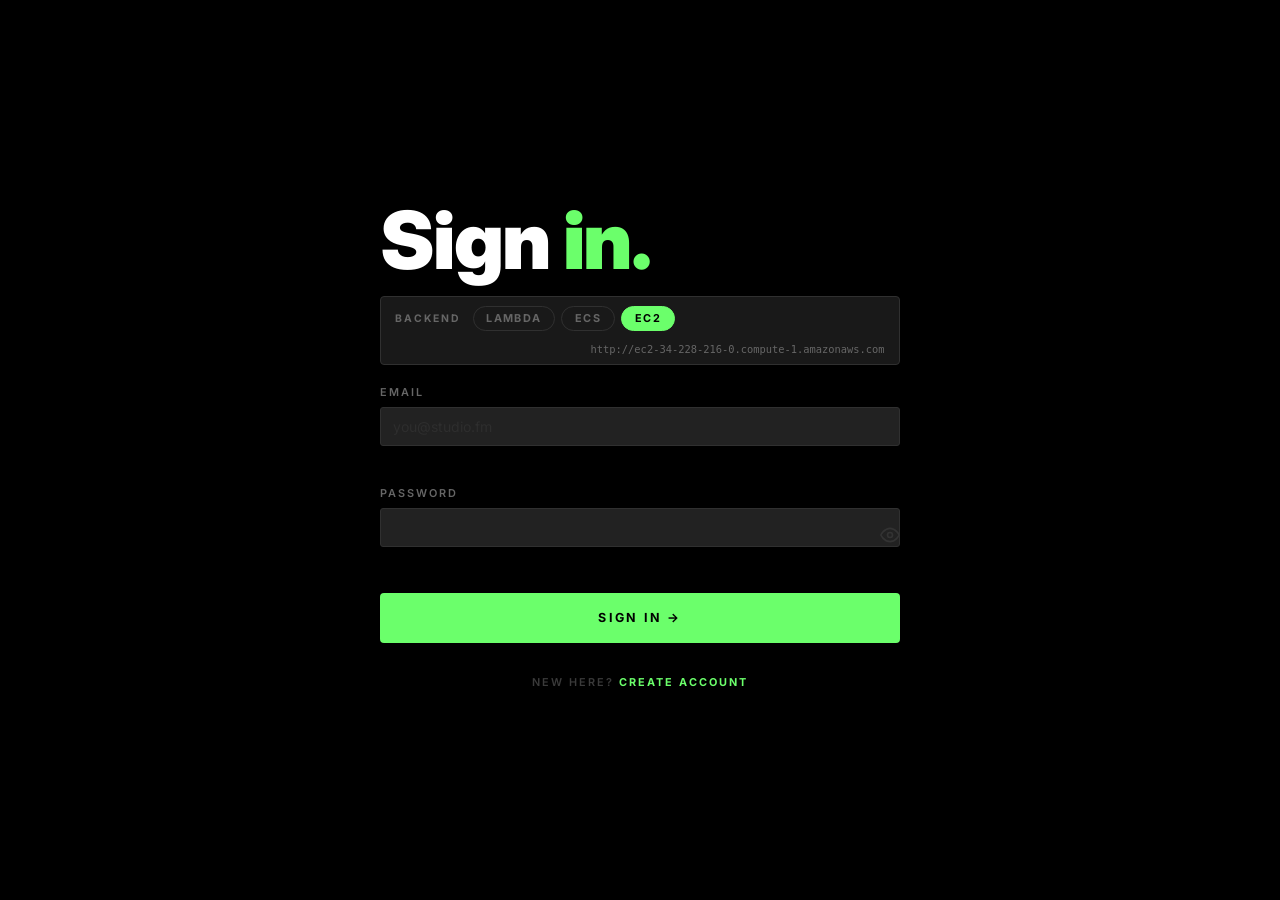
<file: frontend/index.html>
<!doctype html>
<html lang="en">
<head>
  <meta charset="utf-8" />
  <meta name="viewport" content="width=device-width, initial-scale=1" />
  <title>Music — Sign In</title>
  <link rel="preconnect" href="https://fonts.googleapis.com" />
  <link rel="preconnect" href="https://fonts.gstatic.com" crossorigin />
  <link href="https://fonts.googleapis.com/css2?family=Inter:wght@400;500;600;700;900&display=swap" rel="stylesheet" />
  <link rel="stylesheet" href="css/styles.css" />
</head>
<body class="auth-body">
  <main class="auth-layout">
    <div class="auth-panel">

      <h1 class="auth-heading">Sign <span class="auth-accent">in.</span></h1>

      <div class="backend-bar">
        <span class="backend-label">Backend</span>
        <div class="backend-pills" id="backend-pills">
          <button class="pill" data-backend="lambda">Lambda</button>
          <button class="pill" data-backend="ecs">ECS</button>
          <button class="pill" data-backend="ec2">EC2</button>
        </div>
        <span class="backend-url" id="backend-url"></span>
      </div>

      <div id="error" class="error auth-error"></div>

      <form id="login-form" novalidate class="auth-form">

        <div class="auth-field">
          <label for="email" class="auth-label">Email</label>
          <input id="email" name="email" type="email" autocomplete="email"
                 placeholder="you@studio.fm" required class="auth-input" />
        </div>

        <div class="auth-field">
          <label for="password" class="auth-label">Password</label>
          <div class="auth-input-wrap">
            <input id="password" name="password" type="password"
                   autocomplete="current-password" required class="auth-input" />
            <button type="button" class="auth-eye" id="toggle-pw" aria-label="Toggle password visibility">
              <svg width="20" height="20" viewBox="0 0 24 24" fill="none"
                   stroke="currentColor" stroke-width="2" stroke-linecap="round" stroke-linejoin="round">
                <path d="M1 12s4-8 11-8 11 8 11 8-4 8-11 8-11-8-11-8z"/>
                <circle cx="12" cy="12" r="3"/>
              </svg>
            </button>
          </div>
        </div>

        <button type="submit" class="auth-submit">Sign in &rarr;</button>
      </form>

      <p class="auth-switch">New here? <a href="register.html" class="auth-link">Create account</a></p>
    </div>
  </main>

  <script src="js/config.js"></script>
  <script>
    // Backend selector — pick which backend to authenticate against.
    // Wired to the verified window.APP_CONFIG (config.js); setActiveBackend
    // persists the choice and reloads so login.js targets the chosen API.
    (function () {
      const cfg = window.APP_CONFIG;
      const pills = document.getElementById("backend-pills");
      const urlEl = document.getElementById("backend-url");

      function refresh() {
        const active = cfg.getActiveBackend();
        pills.querySelectorAll(".pill").forEach(function (btn) {
          const key = btn.dataset.backend;
          btn.classList.toggle("pill-active", key === active);
          btn.disabled = !cfg.isConfigured(key);
          if (!cfg.isConfigured(key)) {
            btn.title = "URL not configured in js/config.js";
          }
        });
        urlEl.textContent = cfg.BACKENDS[active] || "";
      }

      pills.addEventListener("click", function (e) {
        const btn = e.target.closest(".pill");
        if (!btn || btn.disabled) return;
        cfg.setActiveBackend(btn.dataset.backend);
      });

      refresh();
    })();
  </script>
  <script type="module" src="js/login.js"></script>
  <script>
    document.getElementById("toggle-pw").addEventListener("click", function () {
      var pw = document.getElementById("password");
      pw.type = pw.type === "password" ? "text" : "password";
    });
  </script>
</body>
</html>
</file>
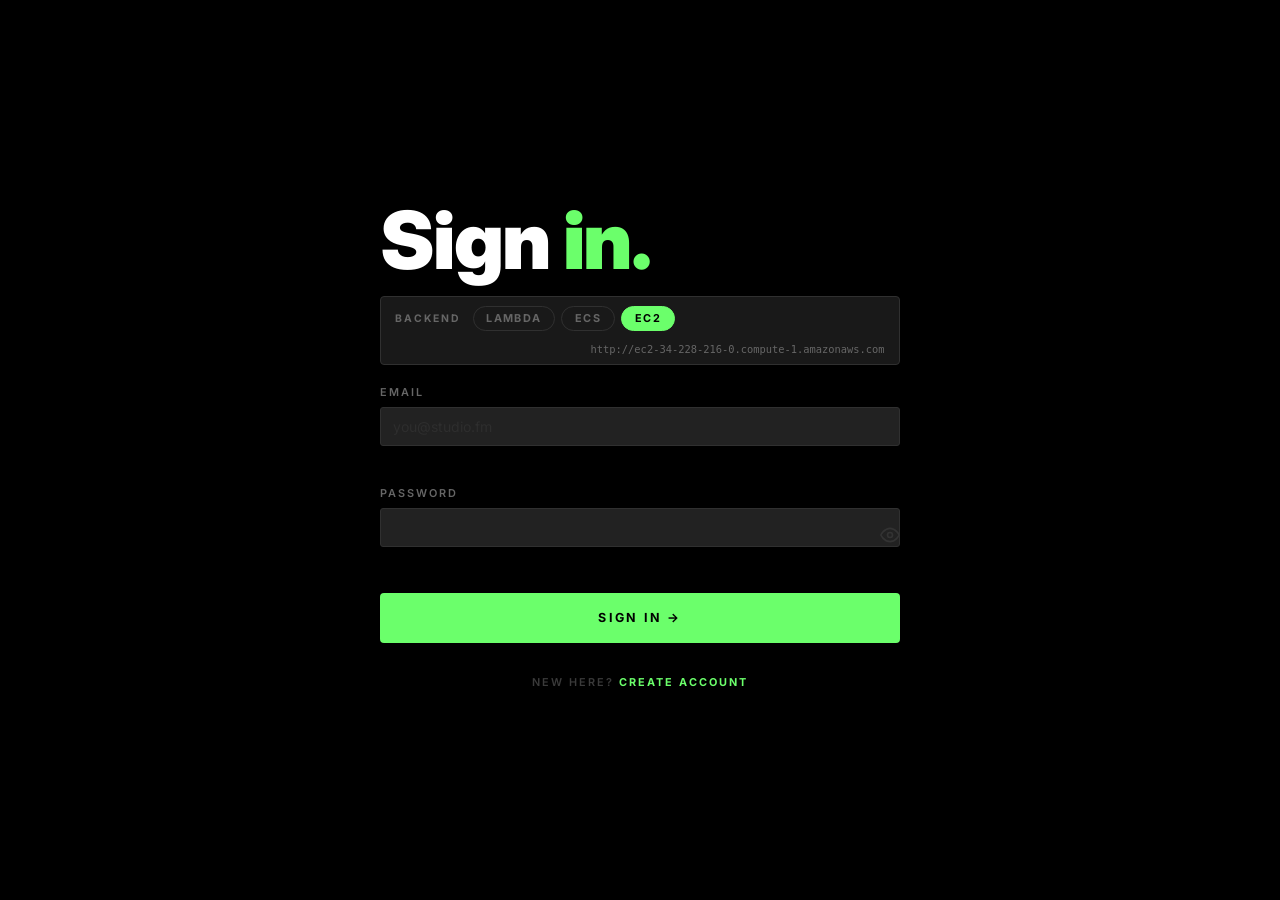
<file: frontend/main.html>
<!doctype html>
<html lang="en">
<head>
  <meta charset="utf-8" />
  <meta name="viewport" content="width=device-width, initial-scale=1" />
  <title>Music — Library</title>
  <link rel="preconnect" href="https://fonts.googleapis.com" />
  <link rel="preconnect" href="https://fonts.gstatic.com" crossorigin />
  <link href="https://fonts.googleapis.com/css2?family=Inter:wght@400;500;600;700;900&display=swap" rel="stylesheet" />
  <link rel="stylesheet" href="css/styles.css" />
</head>
<body>
  <div class="app">

    <header class="topbar">
      <h2>&#9654;&nbsp; Music</h2>
      <div class="topbar-right">
        <span id="user-area"></span>
        <a class="link" href="#" id="logout">Logout &rarr;</a>
      </div>
    </header>

    <!-- Backend switcher -->
    <div class="backend-bar">
      <span class="backend-label">Backend</span>
      <div class="backend-pills" id="backend-pills">
        <button class="pill" data-backend="lambda">Lambda</button>
        <button class="pill" data-backend="ecs">ECS</button>
        <button class="pill" data-backend="ec2">EC2</button>
      </div>
      <span class="backend-url" id="backend-url"></span>
    </div>

    <section class="section" aria-labelledby="subs-h">
      <span class="section-step">— Your Library</span>
      <h3 id="subs-h">Subscriptions</h3>
      <div id="subs" class="song-list"></div>
      <p id="subs-empty" class="empty">No subscriptions yet — search below to add some.</p>
    </section>

    <section class="section" aria-labelledby="query-h">
      <span class="section-step">— Discover</span>
      <h3 id="query-h">Find Music</h3>
      <form id="query-form" novalidate>
        <div class="query-grid">
          <input type="text"   id="title"  placeholder="Title"  />
          <input type="text"   id="artist" placeholder="Artist" />
          <input type="text"   id="album"  placeholder="Album"  />

          <input type="number" id="year" placeholder="Year" min="1900" max="2099" />

        </div>
        <button type="submit">Search &rarr;</button>
        <p class="notice">At least one field required. Multiple fields combine with AND.</p>
      </form>
      <div id="query-error" class="error" style="margin-top:1rem;"></div>
      <div id="results" class="song-list" style="margin-top:1.25rem;"></div>
    </section>

  </div>

  <script src="js/config.js"></script>
  <script>
    // Backend switcher — origin's pill design wired to the verified
    // window.APP_CONFIG (config.js). setActiveBackend persists the
    // choice (api_backend), clears the session token (each backend
    // signs tokens with its own secret) and reloads, so the rest of
    // the page logic (api.js / main.js) stays untouched.
    (function () {
      const cfg = window.APP_CONFIG;
      const pills = document.getElementById("backend-pills");
      const urlEl = document.getElementById("backend-url");

      function refresh() {
        const active = cfg.getActiveBackend();
        pills.querySelectorAll(".pill").forEach(function (btn) {
          const key = btn.dataset.backend;
          btn.classList.toggle("pill-active", key === active);
          btn.disabled = !cfg.isConfigured(key);
          if (!cfg.isConfigured(key)) {
            btn.title = "URL not configured in js/config.js";
          }
        });
        urlEl.textContent = cfg.BACKENDS[active] || "";
      }

      pills.addEventListener("click", function (e) {
        const btn = e.target.closest(".pill");
        if (!btn || btn.disabled) return;
        // setActiveBackend reloads the page; refresh() re-runs on load.
        cfg.setActiveBackend(btn.dataset.backend);
      });

      refresh();
    })();
  </script>
  <script type="module" src="js/main.js"></script>
</body>
</html>
</file>
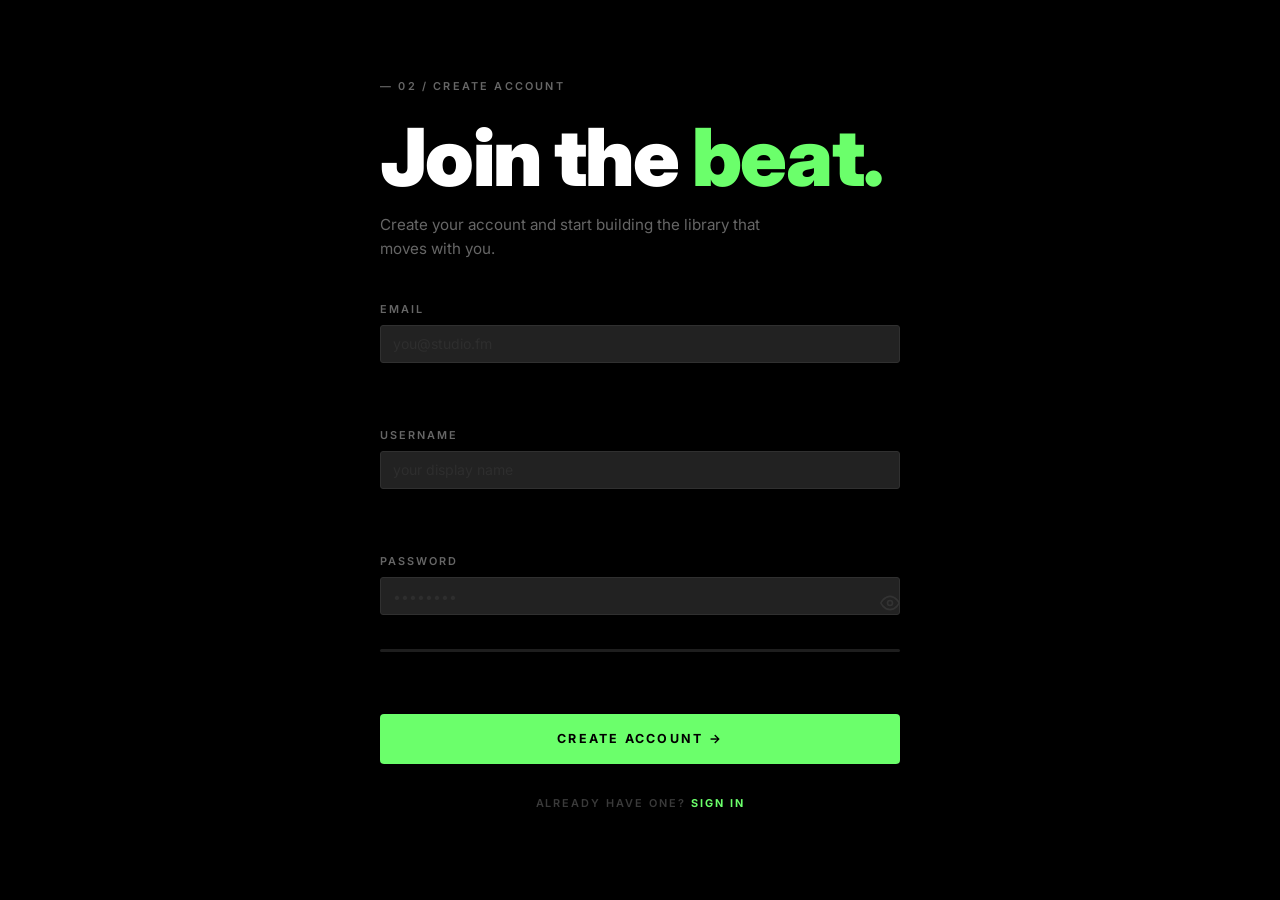
<file: frontend/register.html>
<!doctype html>
<html lang="en">
<head>
  <meta charset="utf-8" />
  <meta name="viewport" content="width=device-width, initial-scale=1" />
  <title>Music — Create Account</title>
  <link rel="preconnect" href="https://fonts.googleapis.com" />
  <link rel="preconnect" href="https://fonts.gstatic.com" crossorigin />
  <link href="https://fonts.googleapis.com/css2?family=Inter:wght@400;500;600;700;900&display=swap" rel="stylesheet" />
  <link rel="stylesheet" href="css/styles.css" />
</head>
<body class="auth-body">
  <main class="auth-layout">
    <div class="auth-panel">

      <span class="auth-step">— 02 / CREATE ACCOUNT</span>

      <h1 class="auth-heading">Join the <span class="auth-accent">beat.</span></h1>
      <p class="auth-sub">Create your account and start building the library that moves with you.</p>

      <div id="error" class="error auth-error"></div>

      <form id="register-form" novalidate class="auth-form">

        <div class="auth-field">
          <label for="email" class="auth-label">Email</label>
          <input id="email" name="email" type="email" autocomplete="email"
                 placeholder="you@studio.fm" required class="auth-input" />
          <span class="auth-field-error" id="email-err"></span>
        </div>

        <div class="auth-field">
          <label for="user_name" class="auth-label">Username</label>
          <input id="user_name" name="user_name" type="text" autocomplete="username"
                 placeholder="your display name" required class="auth-input" />
          <span class="auth-field-error" id="name-err"></span>
        </div>

        <div class="auth-field">
          <label for="password" class="auth-label">Password</label>
          <div class="auth-input-wrap">
            <input id="password" name="password" type="password"
                   autocomplete="new-password" placeholder="••••••••" required class="auth-input" />
            <button type="button" class="auth-eye" id="toggle-pw" aria-label="Toggle password visibility">
              <svg width="20" height="20" viewBox="0 0 24 24" fill="none"
                   stroke="currentColor" stroke-width="2" stroke-linecap="round" stroke-linejoin="round">
                <path d="M1 12s4-8 11-8 11 8 11 8-4 8-11 8-11-8-11-8z"/>
                <circle cx="12" cy="12" r="3"/>
              </svg>
            </button>
          </div>
          <div class="auth-strength">
            <div class="auth-strength-fill" id="pw-strength-fill"></div>
          </div>
          <div class="auth-strength-row">
            <span class="auth-field-error" id="pw-err"></span>
            <span class="auth-strength-label" id="pw-strength-label"></span>
          </div>
        </div>

        <button type="submit" class="auth-submit">CREATE ACCOUNT &rarr;</button>
      </form>

      <p class="auth-switch">ALREADY HAVE ONE? <a href="index.html" class="auth-link">SIGN IN</a></p>
    </div>
  </main>

  <script src="js/config.js"></script>
  <script type="module" src="js/register.js"></script>
  <script>
    document.getElementById("toggle-pw").addEventListener("click", function () {
      var pw = document.getElementById("password");
      pw.type = pw.type === "password" ? "text" : "password";
    });
  </script>
</body>
</html>
</file>
<file: frontend/css/styles.css>
@import url('https://fonts.googleapis.com/css2?family=Inter:wght@400;500;600;700;900&display=swap');

:root {
  --bg:          #000;
  --surface:     #191919;
  --surface-2:   #222;
  --border:      #303030;
  --border-2:    #444;
  --text:        #fff;
  --muted:       #666;
  --muted-2:     #3a3a3a;
  --green:       #6bff6b;
  --green-hover: #52f552;
  --danger:      #ff4545;
}

* { box-sizing: border-box; }

body {
  margin: 0;
  font-family: "Inter", -apple-system, BlinkMacSystemFont, "Segoe UI", sans-serif;
  background: var(--bg);
  color: var(--text);
  min-height: 100vh;
}

/* =========================================================
   Shared utilities
   ========================================================= */

.error {
  background: rgba(255,69,69,0.08);
  border: 1px solid rgba(255,69,69,0.2);
  color: #ff6b6b;
  padding: 0.55rem 0.8rem;
  border-radius: 3px;
  font-size: 0.85rem;
  margin-bottom: 1.25rem;
  display: none;
}
.error.show { display: block; }

.link {
  color: var(--green);
  text-decoration: none;
  font-size: 0.72rem;
  font-weight: 700;
  letter-spacing: 0.14em;
  text-transform: uppercase;
}
.link:hover { text-decoration: underline; }

/* =========================================================
   Main app — topbar + layout
   ========================================================= */

.app {
  max-width: 1100px;
  margin: 0 auto;
  padding: 0 1.75rem 3rem;
}

.topbar {
  display: flex;
  justify-content: space-between;
  align-items: center;
  padding: 1.25rem 0;
  margin-bottom: 2.5rem;
  border-bottom: 1px solid var(--border);
}

.topbar h2 {
  margin: 0;
  font-size: 0.72rem;
  font-weight: 700;
  letter-spacing: 0.22em;
  text-transform: uppercase;
  color: var(--text);
}

.topbar-right {
  display: flex;
  align-items: center;
  gap: 1.5rem;
}

#user-area {
  font-size: 0.72rem;
  font-weight: 600;
  letter-spacing: 0.14em;
  text-transform: uppercase;
  color: var(--muted);
}

/* =========================================================
   Sections
   ========================================================= */

.section {
  background: var(--surface);
  border: 1px solid var(--border);
  border-radius: 4px;
  padding: 1.75rem;
  margin-bottom: 1.25rem;
  box-shadow: 0 2px 24px rgba(0,0,0,0.6);
}

.section-step {
  display: block;
  font-size: 0.65rem;
  font-weight: 600;
  letter-spacing: 0.2em;
  text-transform: uppercase;
  color: var(--muted);
  margin-bottom: 0.4rem;
}

.section h3 {
  margin: 0 0 1.5rem;
  font-size: 1.6rem;
  font-weight: 900;
  letter-spacing: -0.02em;
}

/* =========================================================
   Song cards
   ========================================================= */

.song-list { display: grid; gap: 0.5rem; }

.song {
  display: grid;
  grid-template-columns: 52px 1fr auto;
  gap: 1rem;
  align-items: center;
  padding: 0.85rem 1rem;
  background: var(--surface-2);
  border: 1px solid var(--border);
  border-radius: 4px;
  transition: border-color 0.15s;
}

.song:hover { border-color: var(--border-2); }

.song img {
  width: 52px;
  height: 52px;
  object-fit: cover;
  border-radius: 3px;
  background: #1a1a1a;
}

.song .title {
  font-weight: 700;
  font-size: 0.92rem;
  margin-bottom: 0.2rem;
}

.song .meta {
  font-size: 0.78rem;
  color: var(--muted);
}

.empty {
  font-size: 0.8rem;
  color: var(--muted);
  letter-spacing: 0.04em;
  padding: 0.25rem 0;
}

/* =========================================================
   Query form
   ========================================================= */

.query-grid {
  display: grid;
  grid-template-columns: repeat(4, 1fr);
  gap: 0.6rem;
  margin-bottom: 1rem;
}

.query-grid input { margin-bottom: 0; }

.notice {
  font-size: 0.72rem;
  color: var(--muted);
  margin-top: 0.6rem;
  letter-spacing: 0.03em;
}

/* =========================================================
   Inputs (main page)
   ========================================================= */

input[type="text"],
input[type="email"],
input[type="password"],
input[type="number"] {
  width: 100%;
  padding: 0.6rem 0.75rem;
  background: var(--surface-2);
  border: 1px solid var(--border);
  border-radius: 3px;
  font-size: 0.88rem;
  color: var(--text);
  font-family: inherit;
  margin-bottom: 0.9rem;
  transition: border-color 0.15s;
  appearance: none;
  -webkit-appearance: none;
}

input::placeholder { color: var(--muted-2); }
input:focus { outline: none; border-color: var(--green); }


/* =========================================================
   Buttons (main page)
   ========================================================= */

button {
  background: var(--green);
  color: #000;
  border: none;
  border-radius: 3px;
  padding: 0.55rem 1.1rem;
  font-weight: 700;
  font-size: 0.72rem;
  letter-spacing: 0.13em;
  text-transform: uppercase;
  cursor: pointer;
  font-family: inherit;
  transition: background 0.15s;
}

button:hover { background: var(--green-hover); }

button.secondary {
  background: transparent;
  color: var(--muted);
  border: 1px solid var(--border);
}
button.secondary:hover { border-color: var(--border-2); color: var(--text); }

button.danger {
  background: transparent;
  color: var(--danger);
  border: 1px solid #2a1010;
  font-size: 0.72rem;
  letter-spacing: 0.1em;
}
button.danger:hover { background: rgba(255,69,69,0.08); border-color: var(--danger); }

.btn-block { width: 100%; }

/* =========================================================
   Auth pages — login & register
   ========================================================= */

.auth-body { background: #000; }

.auth-layout {
  min-height: 100vh;
  display: flex;
  align-items: center;
  justify-content: center;
  padding: 2.5rem 1.5rem;
}

.auth-panel {
  width: 100%;
  max-width: 520px;
}

.auth-step {
  display: block;
  font-size: 0.68rem;
  font-weight: 600;
  letter-spacing: 0.2em;
  color: var(--muted);
  text-transform: uppercase;
  margin-bottom: 1.5rem;
}

.auth-heading {
  font-size: clamp(3rem, 8vw, 5rem);
  font-weight: 900;
  line-height: 1.0;
  color: #fff;
  margin: 0 0 1rem;
  letter-spacing: -0.02em;
}

.auth-accent { color: var(--green); }

.auth-sub {
  font-size: 0.95rem;
  color: #666;
  line-height: 1.6;
  margin: 0 0 2.5rem;
  max-width: 380px;
}

.auth-error {
  background: rgba(207,34,46,0.1);
  border: 1px solid rgba(207,34,46,0.3);
  color: #ff6b6b;
  padding: 0.55rem 0.8rem;
  border-radius: 3px;
  font-size: 0.85rem;
  margin-bottom: 1.5rem;
  display: none;
}
.auth-error.show { display: block; }

.auth-form {
  display: flex;
  flex-direction: column;
  gap: 1.6rem;
}

.auth-field {
  display: flex;
  flex-direction: column;
  gap: 0.55rem;
}

.auth-label-row {
  display: flex;
  justify-content: space-between;
  align-items: center;
}

.auth-label {
  font-size: 0.68rem;
  font-weight: 600;
  letter-spacing: 0.18em;
  text-transform: uppercase;
  color: var(--muted);
}

.auth-forgot {
  font-size: 0.68rem;
  font-weight: 600;
  letter-spacing: 0.14em;
  color: var(--green);
  text-transform: uppercase;
  cursor: pointer;
}

.auth-input-wrap {
  position: relative;
  display: flex;
  align-items: center;
}

/* Underline-only inputs for auth */
.auth-input {
  width: 100%;
  background: transparent;
  border: none;
  border-bottom: 1px solid #303030;
  padding: 0.6rem 2.5rem 0.6rem 0;
  font-size: 1rem;
  color: #fff;
  font-family: inherit;
  outline: none;
  margin-bottom: 0;
  transition: border-color 0.2s;
}

.auth-input::placeholder { color: #2e2e2e; }
.auth-input:focus { border-bottom-color: var(--green); }

.auth-eye {
  position: absolute;
  right: 0;
  background: none;
  border: none;
  padding: 0;
  color: #333;
  cursor: pointer;
  display: flex;
  align-items: center;
  line-height: 1;
  letter-spacing: 0;
  text-transform: none;
  font-size: inherit;
}
.auth-eye:hover { color: var(--green); background: none; }

/* Custom checkbox */
.auth-check {
  display: flex;
  align-items: center;
  gap: 0.7rem;
  font-size: 0.68rem;
  font-weight: 600;
  letter-spacing: 0.18em;
  text-transform: uppercase;
  color: var(--muted);
  cursor: pointer;
  user-select: none;
}

.auth-check input[type="checkbox"] { display: none; }

.auth-checkmark {
  width: 18px;
  height: 18px;
  border: 2px solid #303030;
  border-radius: 3px;
  display: flex;
  align-items: center;
  justify-content: center;
  flex-shrink: 0;
  transition: background 0.15s, border-color 0.15s;
}

.auth-check input:checked + .auth-checkmark {
  background: var(--green);
  border-color: var(--green);
}

.auth-check input:checked + .auth-checkmark::after {
  content: "";
  display: block;
  width: 5px;
  height: 9px;
  border: 2px solid #000;
  border-top: none;
  border-left: none;
  transform: rotate(45deg) translate(-1px, -1px);
}

.auth-submit {
  width: 100%;
  background: var(--green);
  color: #000;
  border: none;
  border-radius: 4px;
  padding: 1.1rem;
  font-size: 0.78rem;
  font-weight: 700;
  letter-spacing: 0.18em;
  text-transform: uppercase;
  cursor: pointer;
  font-family: inherit;
  margin-top: 0.4rem;
  transition: background 0.15s, transform 0.1s;
}
.auth-submit:hover { background: var(--green-hover); }
.auth-submit:active { transform: scale(0.99); }

.auth-switch {
  margin-top: 2rem;
  font-size: 0.68rem;
  font-weight: 600;
  letter-spacing: 0.18em;
  text-transform: uppercase;
  color: #3a3a3a;
  text-align: center;
}

.auth-link {
  color: var(--green);
  text-decoration: none;
  font-weight: 700;
}
.auth-link:hover { text-decoration: underline; }

/* =========================================================
   Auth field validation states
   ========================================================= */

.auth-input.valid {
  border-bottom-color: var(--green);
}

.auth-input.invalid {
  border-bottom-color: var(--danger);
}

.auth-input.invalid:focus {
  border-bottom-color: var(--danger);
  box-shadow: none;
}

.auth-field-error {
  display: block;
  font-size: 0.68rem;
  font-weight: 500;
  letter-spacing: 0.04em;
  color: var(--danger);
  margin-top: 0.35rem;
  min-height: 1em;
}

/* Password strength bar */
.auth-strength {
  height: 3px;
  background: #1e1e1e;
  border-radius: 2px;
  margin-top: 0.65rem;
  overflow: hidden;
}

.auth-strength-fill {
  height: 100%;
  width: 0%;
  border-radius: 2px;
  transition: width 0.3s ease, background 0.3s ease;
}

.auth-strength-fill[data-score="1"] { background: #ff4545; }
.auth-strength-fill[data-score="2"] { background: #ff8c00; }
.auth-strength-fill[data-score="3"] { background: #b8ff6b; }
.auth-strength-fill[data-score="4"] { background: var(--green); }

.auth-strength-row {
  display: flex;
  justify-content: space-between;
  align-items: flex-start;
  margin-top: 0.3rem;
}

.auth-strength-label {
  font-size: 0.65rem;
  font-weight: 600;
  letter-spacing: 0.12em;
  text-transform: uppercase;
  margin-left: auto;
}

.auth-strength-label[data-score="1"] { color: #ff4545; }
.auth-strength-label[data-score="2"] { color: #ff8c00; }
.auth-strength-label[data-score="3"] { color: #b8ff6b; }
.auth-strength-label[data-score="4"] { color: var(--green); }

/* =========================================================
   Backend switcher bar
   ========================================================= */

.backend-bar {
  display: flex;
  align-items: center;
  gap: 0.75rem;
  padding: 0.55rem 0.9rem;
  background: var(--surface);
  border: 1px solid var(--border);
  border-radius: 4px;
  margin-bottom: 1.25rem;
  flex-wrap: wrap;
}

.backend-label {
  font-size: 0.65rem;
  font-weight: 700;
  letter-spacing: 0.18em;
  text-transform: uppercase;
  color: var(--muted);
  flex-shrink: 0;
}

.backend-pills {
  display: flex;
  gap: 0.4rem;
  flex-wrap: wrap;
}

.pill {
  background: transparent;
  color: var(--muted);
  border: 1px solid var(--border);
  border-radius: 20px;
  padding: 0.28rem 0.8rem;
  font-size: 0.68rem;
  font-weight: 700;
  letter-spacing: 0.12em;
  text-transform: uppercase;
  cursor: pointer;
  font-family: inherit;
  transition: background 0.15s, color 0.15s, border-color 0.15s;
}

.pill:hover:not(:disabled) {
  border-color: var(--border-2);
  color: var(--text);
  background: transparent;
}

.pill-active {
  background: var(--green) !important;
  color: #000 !important;
  border-color: var(--green) !important;
}

.pill:disabled {
  opacity: 0.3;
  cursor: not-allowed;
}

.backend-url {
  font-size: 0.65rem;
  color: var(--muted);
  font-family: monospace;
  word-break: break-all;
  margin-left: auto;
}
</file>
